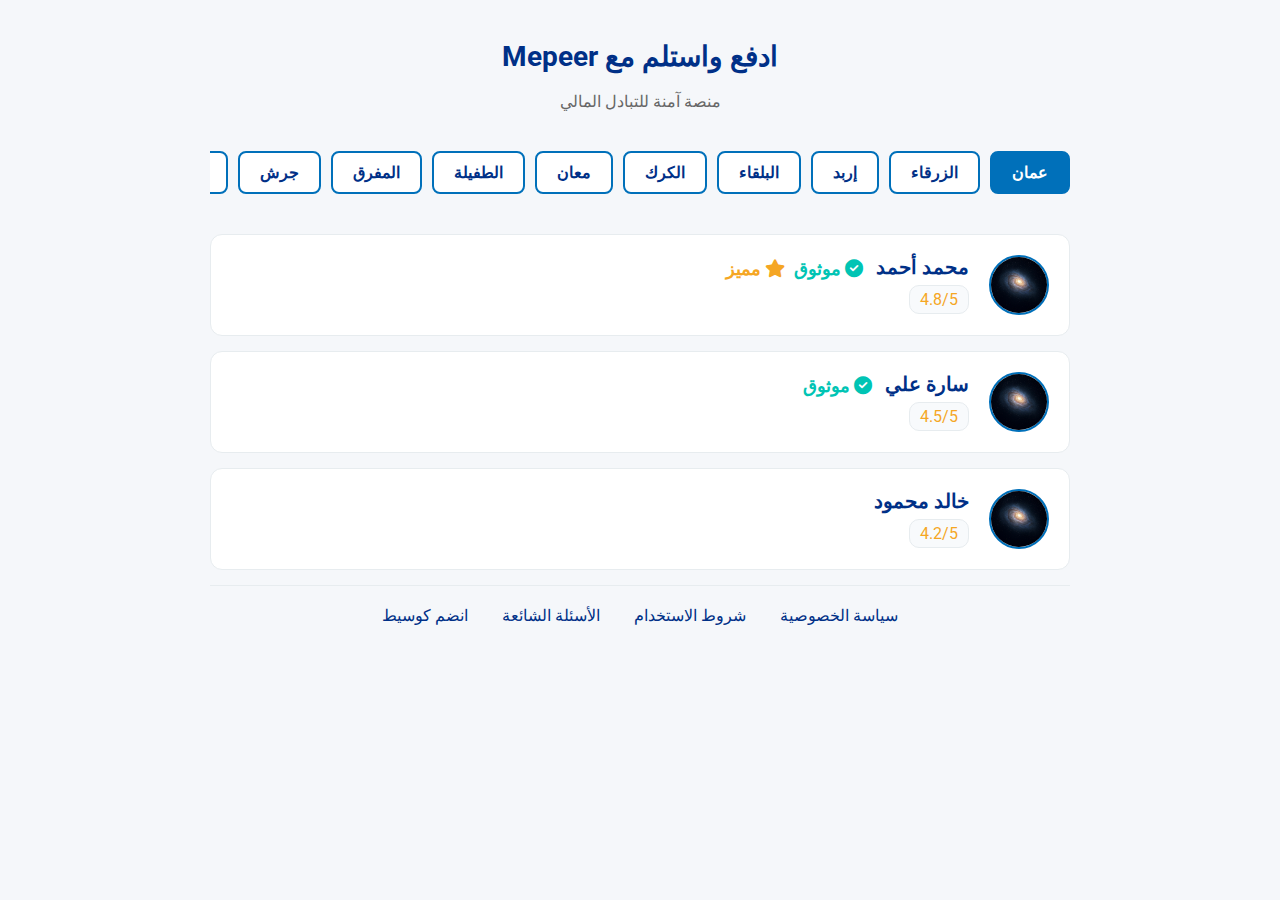
<file: index.html>
<!DOCTYPE html>
<html lang="ar" dir="rtl">
<head>
  <meta charset="UTF-8">
  <meta name="viewport" content="width=device-width, initial-scale=1">
  <title>ادفع واستلم مع Mepeer</title>
  <link href="https://fonts.googleapis.com/css2?family=Roboto:wght@400;700&display=swap" rel="stylesheet">
  <link rel="stylesheet" href="https://cdnjs.cloudflare.com/ajax/libs/font-awesome/6.0.0-beta3/css/all.min.css">
  <link rel="stylesheet" href="css/styles.css">
</head>
<body>
  <div class="loader" id="loader">
    <div class="spinner"></div>
    <p>جاري التحميل...</p>
  </div>
  <div class="container" id="container">
    <div class="header">
      <h1>ادفع واستلم مع Mepeer</h1>
      <p>منصة آمنة للتبادل المالي</p>
    </div>
    <div class="cities" id="cities"></div>
    <ul class="brokers" id="brokers"></ul>
    <div class="footer" id="footer">
      <a href="https://mepeer.eid.icu/policy">سياسة الخصوصية</a>
      <a href="https://mepeer.eid.icu/terms">شروط الاستخدام</a>
      <a href="https://mepeer.eid.icu/faq">الأسئلة الشائعة</a>
      <a href="signup.html">انضم كوسيط</a>
    </div>
  </div>
  <script src="js/script.js"></script>
</body>
</html>
</file>
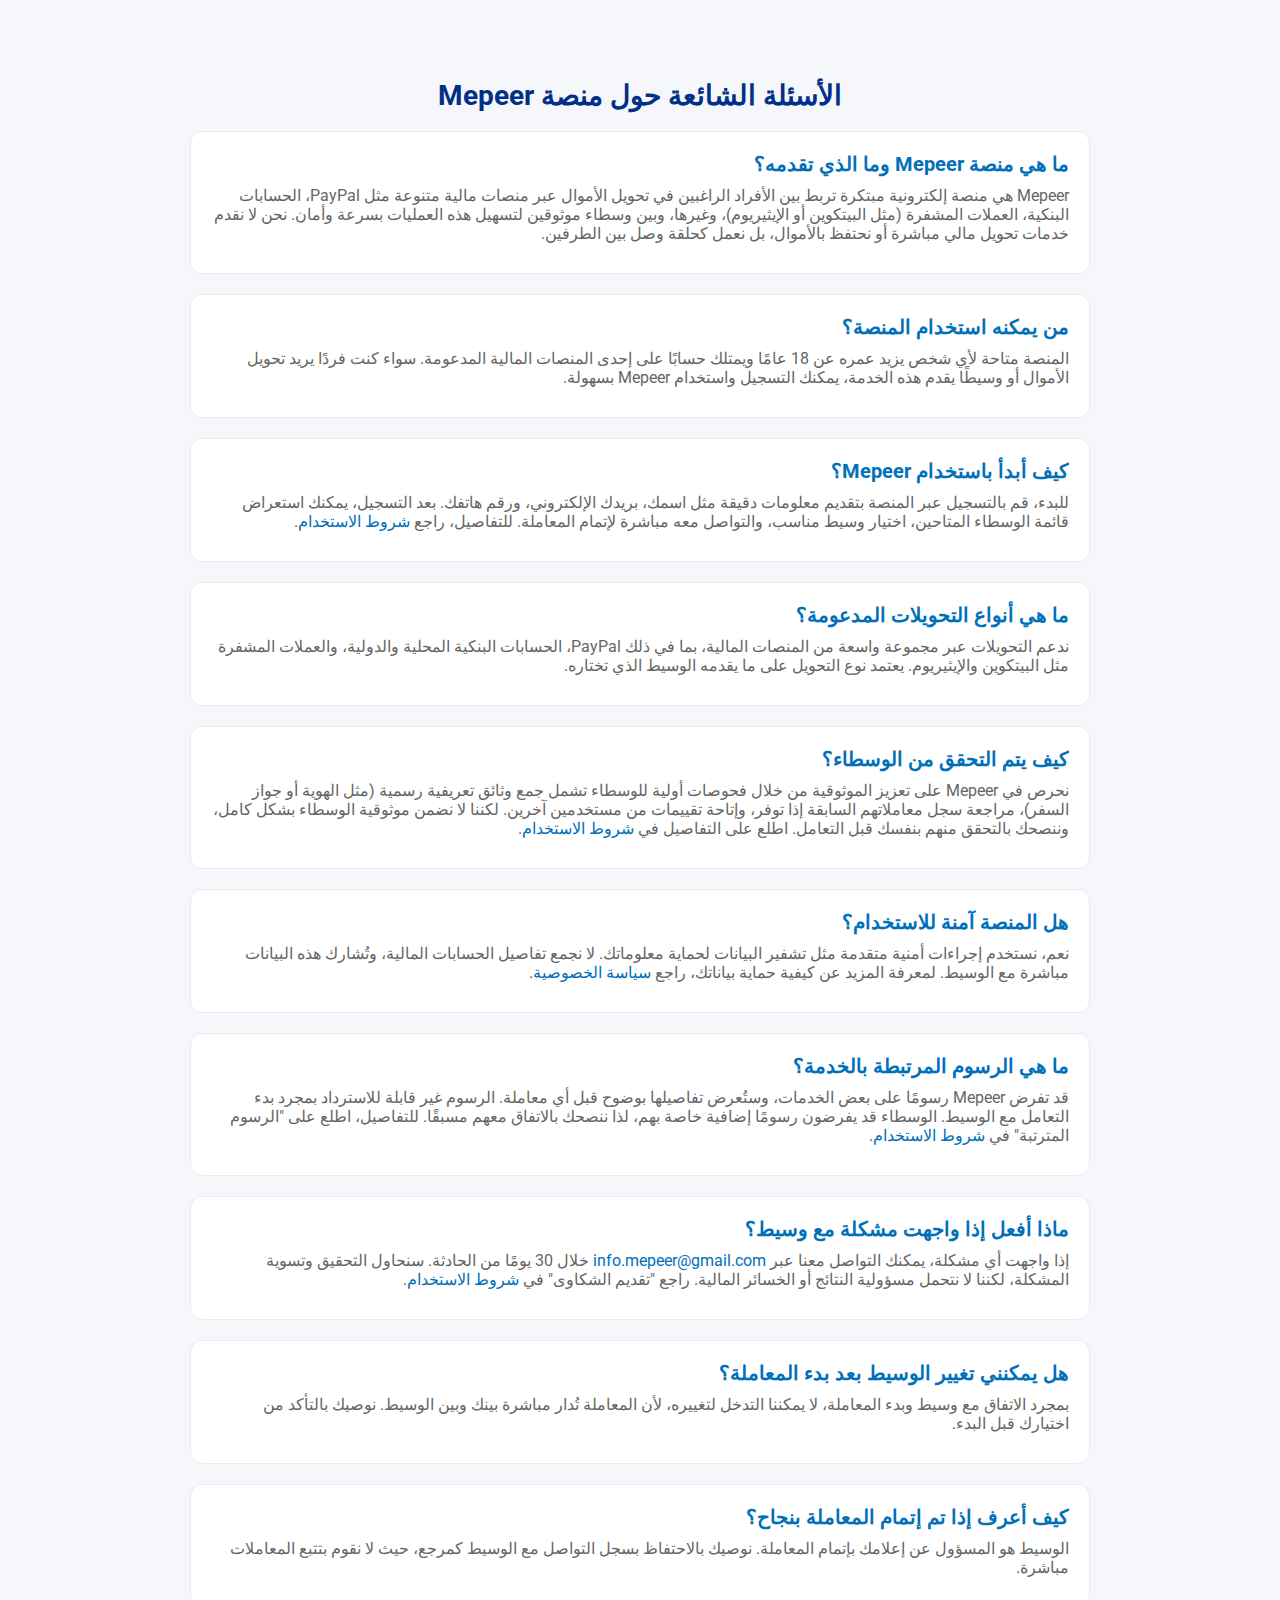
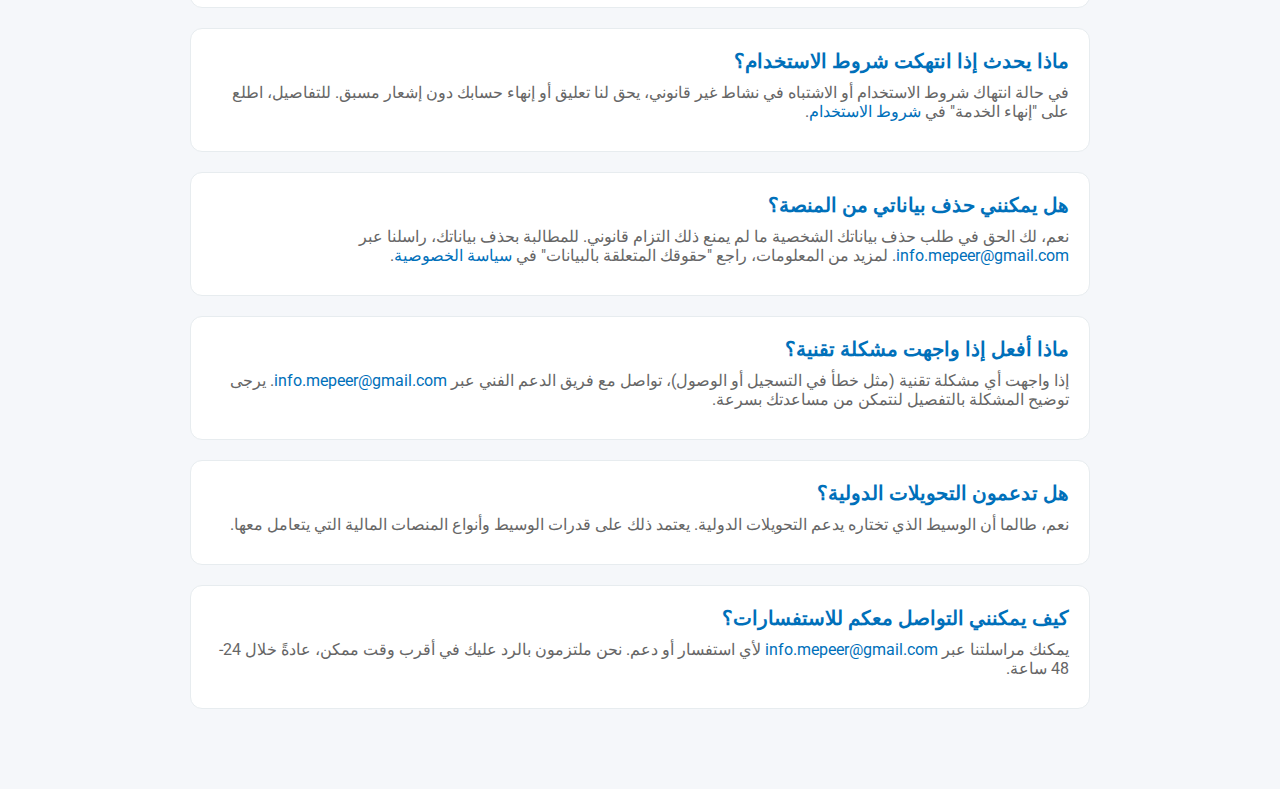
<file: faq/index.html>
<!DOCTYPE html>
<html lang="ar" dir="rtl">
<head>
  <meta charset="UTF-8">
  <meta name="viewport" content="width=device-width, initial-scale=1">
  <title>الأسئلة الشائعة - Mepeer</title>
  <link href="https://fonts.googleapis.com/css2?family=Roboto:wght@400;700&display=swap" rel="stylesheet">
  <link rel="stylesheet" href="../css/legal.css">
</head>
<body>
  <div class="container">
    <h1>الأسئلة الشائعة حول منصة Mepeer</h1>

    <div class="section">
      <h2>ما هي منصة Mepeer وما الذي تقدمه؟</h2>
      <p>Mepeer هي منصة إلكترونية مبتكرة تربط بين الأفراد الراغبين في تحويل الأموال عبر منصات مالية متنوعة مثل PayPal، الحسابات البنكية، العملات المشفرة (مثل البيتكوين أو الإيثيريوم)، وغيرها، وبين وسطاء موثوقين لتسهيل هذه العمليات بسرعة وأمان. نحن لا نقدم خدمات تحويل مالي مباشرة أو نحتفظ بالأموال، بل نعمل كحلقة وصل بين الطرفين.</p>
    </div>

    <div class="section">
      <h2>من يمكنه استخدام المنصة؟</h2>
      <p>المنصة متاحة لأي شخص يزيد عمره عن 18 عامًا ويمتلك حسابًا على إحدى المنصات المالية المدعومة. سواء كنت فردًا يريد تحويل الأموال أو وسيطًا يقدم هذه الخدمة، يمكنك التسجيل واستخدام Mepeer بسهولة.</p>
    </div>

    <div class="section">
      <h2>كيف أبدأ باستخدام Mepeer؟</h2>
      <p>للبدء، قم بالتسجيل عبر المنصة بتقديم معلومات دقيقة مثل اسمك، بريدك الإلكتروني، ورقم هاتفك. بعد التسجيل، يمكنك استعراض قائمة الوسطاء المتاحين، اختيار وسيط مناسب، والتواصل معه مباشرة لإتمام المعاملة. للتفاصيل، راجع <a href="terms.html">شروط الاستخدام</a>.</p>
    </div>

    <div class="section">
      <h2>ما هي أنواع التحويلات المدعومة؟</h2>
      <p>ندعم التحويلات عبر مجموعة واسعة من المنصات المالية، بما في ذلك PayPal، الحسابات البنكية المحلية والدولية، والعملات المشفرة مثل البيتكوين والإيثيريوم. يعتمد نوع التحويل على ما يقدمه الوسيط الذي تختاره.</p>
    </div>

    <div class="section">
      <h2>كيف يتم التحقق من الوسطاء؟</h2>
      <p>نحرص في Mepeer على تعزيز الموثوقية من خلال فحوصات أولية للوسطاء تشمل جمع وثائق تعريفية رسمية (مثل الهوية أو جواز السفر)، مراجعة سجل معاملاتهم السابقة إذا توفر، وإتاحة تقييمات من مستخدمين آخرين. لكننا لا نضمن موثوقية الوسطاء بشكل كامل، وننصحك بالتحقق منهم بنفسك قبل التعامل. اطلع على التفاصيل في <a href="terms.html">شروط الاستخدام</a>.</p>
    </div>

    <div class="section">
      <h2>هل المنصة آمنة للاستخدام؟</h2>
      <p>نعم، نستخدم إجراءات أمنية متقدمة مثل تشفير البيانات لحماية معلوماتك. لا نجمع تفاصيل الحسابات المالية، وتُشارك هذه البيانات مباشرة مع الوسيط. لمعرفة المزيد عن كيفية حماية بياناتك، راجع <a href="policy.html">سياسة الخصوصية</a>.</p>
    </div>

    <div class="section">
      <h2>ما هي الرسوم المرتبطة بالخدمة؟</h2>
      <p>قد تفرض Mepeer رسومًا على بعض الخدمات، وستُعرض تفاصيلها بوضوح قبل أي معاملة. الرسوم غير قابلة للاسترداد بمجرد بدء التعامل مع الوسيط. الوسطاء قد يفرضون رسومًا إضافية خاصة بهم، لذا ننصحك بالاتفاق معهم مسبقًا. للتفاصيل، اطلع على "الرسوم المترتبة" في <a href="terms.html">شروط الاستخدام</a>.</p>
    </div>

    <div class="section">
      <h2>ماذا أفعل إذا واجهت مشكلة مع وسيط؟</h2>
      <p>إذا واجهت أي مشكلة، يمكنك التواصل معنا عبر <a href="mailto:info.mepeer@gmail.com">info.mepeer@gmail.com</a> خلال 30 يومًا من الحادثة. سنحاول التحقيق وتسوية المشكلة، لكننا لا نتحمل مسؤولية النتائج أو الخسائر المالية. راجع "تقديم الشكاوى" في <a href="terms.html">شروط الاستخدام</a>.</p>
    </div>

    <div class="section">
      <h2>هل يمكنني تغيير الوسيط بعد بدء المعاملة؟</h2>
      <p>بمجرد الاتفاق مع وسيط وبدء المعاملة، لا يمكننا التدخل لتغييره، لأن المعاملة تُدار مباشرة بينك وبين الوسيط. نوصيك بالتأكد من اختيارك قبل البدء.</p>
    </div>

    <div class="section">
      <h2>كيف أعرف إذا تم إتمام المعاملة بنجاح؟</h2>
      <p>الوسيط هو المسؤول عن إعلامك بإتمام المعاملة. نوصيك بالاحتفاظ بسجل التواصل مع الوسيط كمرجع، حيث لا نقوم بتتبع المعاملات مباشرة.</p>
    </div>

    <div class="section">
      <h2>ماذا يحدث إذا انتهكت شروط الاستخدام؟</h2>
      <p>في حالة انتهاك شروط الاستخدام أو الاشتباه في نشاط غير قانوني، يحق لنا تعليق أو إنهاء حسابك دون إشعار مسبق. للتفاصيل، اطلع على "إنهاء الخدمة" في <a href="terms.html">شروط الاستخدام</a>.</p>
    </div>

    <div class="section">
      <h2>هل يمكنني حذف بياناتي من المنصة؟</h2>
      <p>نعم، لك الحق في طلب حذف بياناتك الشخصية ما لم يمنع ذلك التزام قانوني. للمطالبة بحذف بياناتك، راسلنا عبر <a href="mailto:info.mepeer@gmail.com">info.mepeer@gmail.com</a>. لمزيد من المعلومات، راجع "حقوقك المتعلقة بالبيانات" في <a href="policy.html">سياسة الخصوصية</a>.</p>
    </div>

    <div class="section">
      <h2>ماذا أفعل إذا واجهت مشكلة تقنية؟</h2>
      <p>إذا واجهت أي مشكلة تقنية (مثل خطأ في التسجيل أو الوصول)، تواصل مع فريق الدعم الفني عبر <a href="mailto:info.mepeer@gmail.com">info.mepeer@gmail.com</a>. يرجى توضيح المشكلة بالتفصيل لنتمكن من مساعدتك بسرعة.</p>
    </div>

    <div class="section">
      <h2>هل تدعمون التحويلات الدولية؟</h2>
      <p>نعم، طالما أن الوسيط الذي تختاره يدعم التحويلات الدولية. يعتمد ذلك على قدرات الوسيط وأنواع المنصات المالية التي يتعامل معها.</p>
    </div>

    <div class="section">
      <h2>كيف يمكنني التواصل معكم للاستفسارات؟</h2>
      <p>يمكنك مراسلتنا عبر <a href="mailto:info.mepeer@gmail.com">info.mepeer@gmail.com</a> لأي استفسار أو دعم. نحن ملتزمون بالرد عليك في أقرب وقت ممكن، عادةً خلال 24-48 ساعة.</p>
    </div>
  </div>
</body>
</html>
</file>
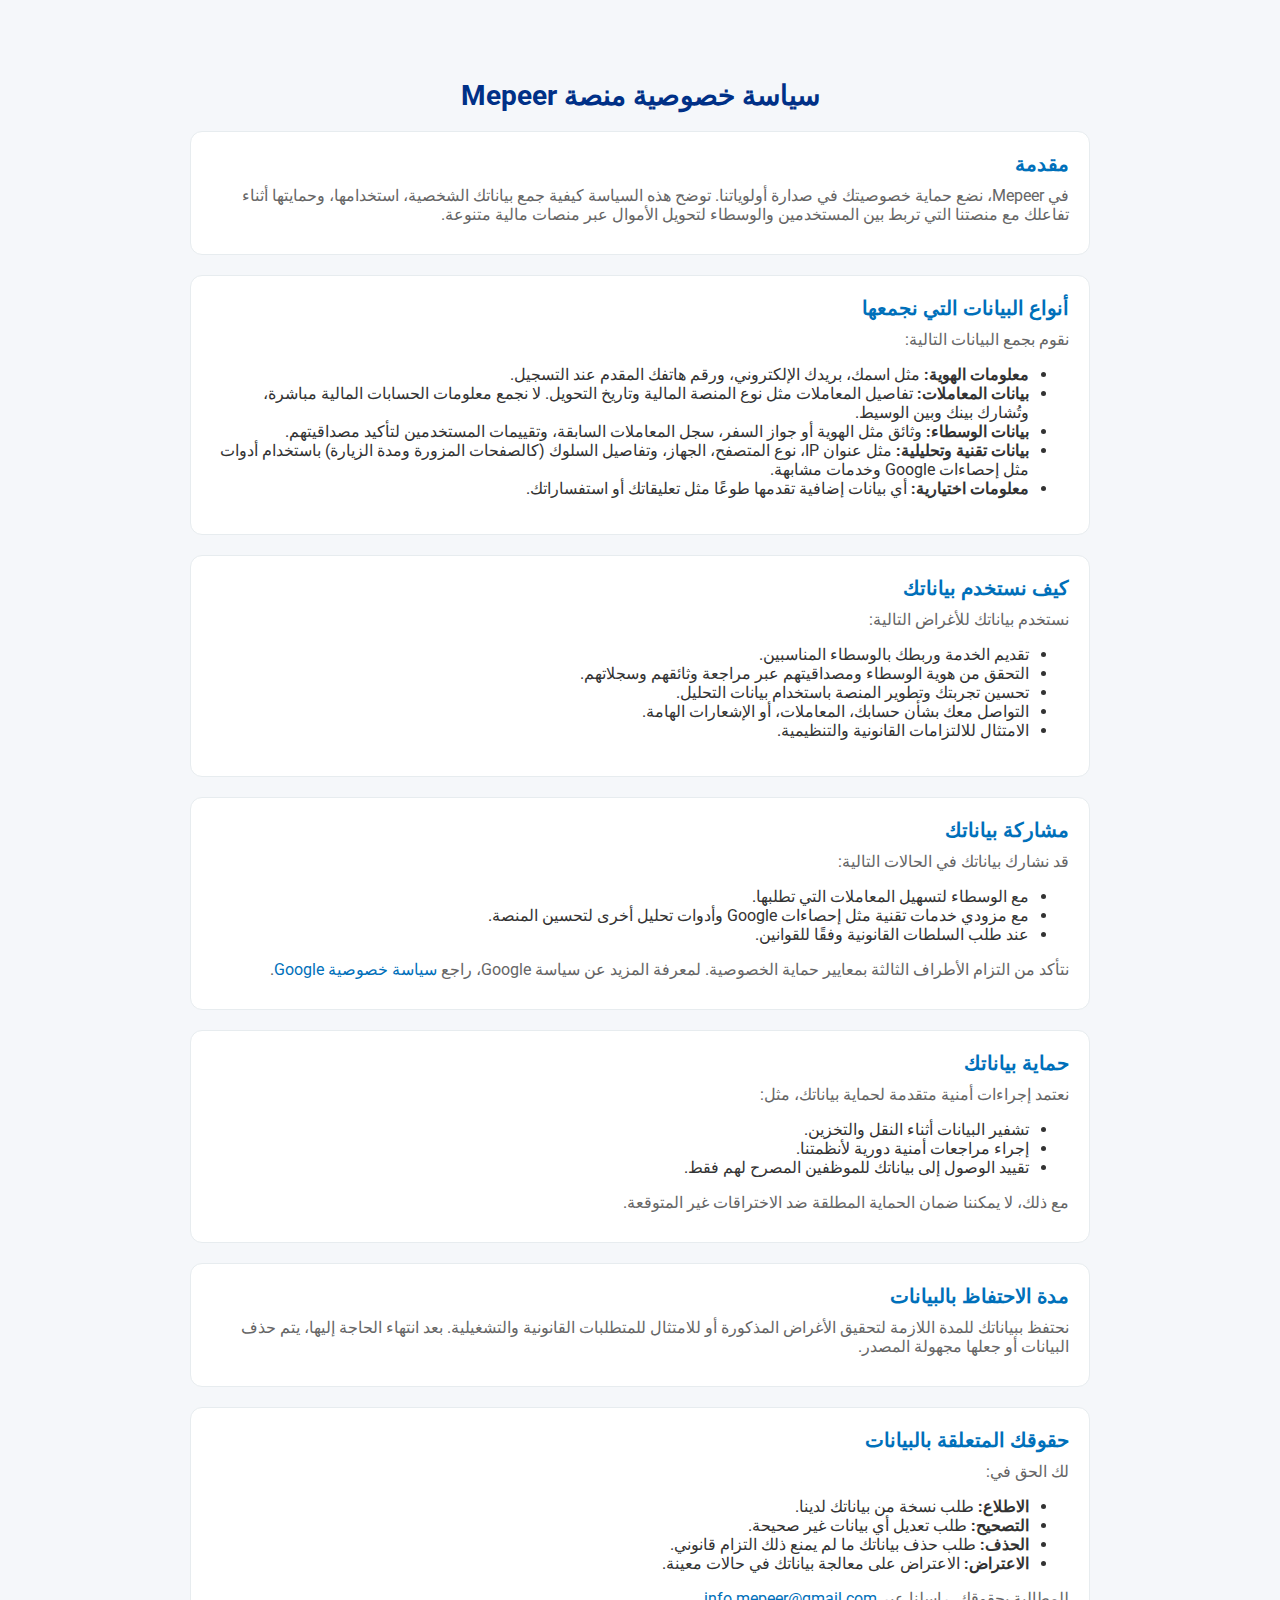
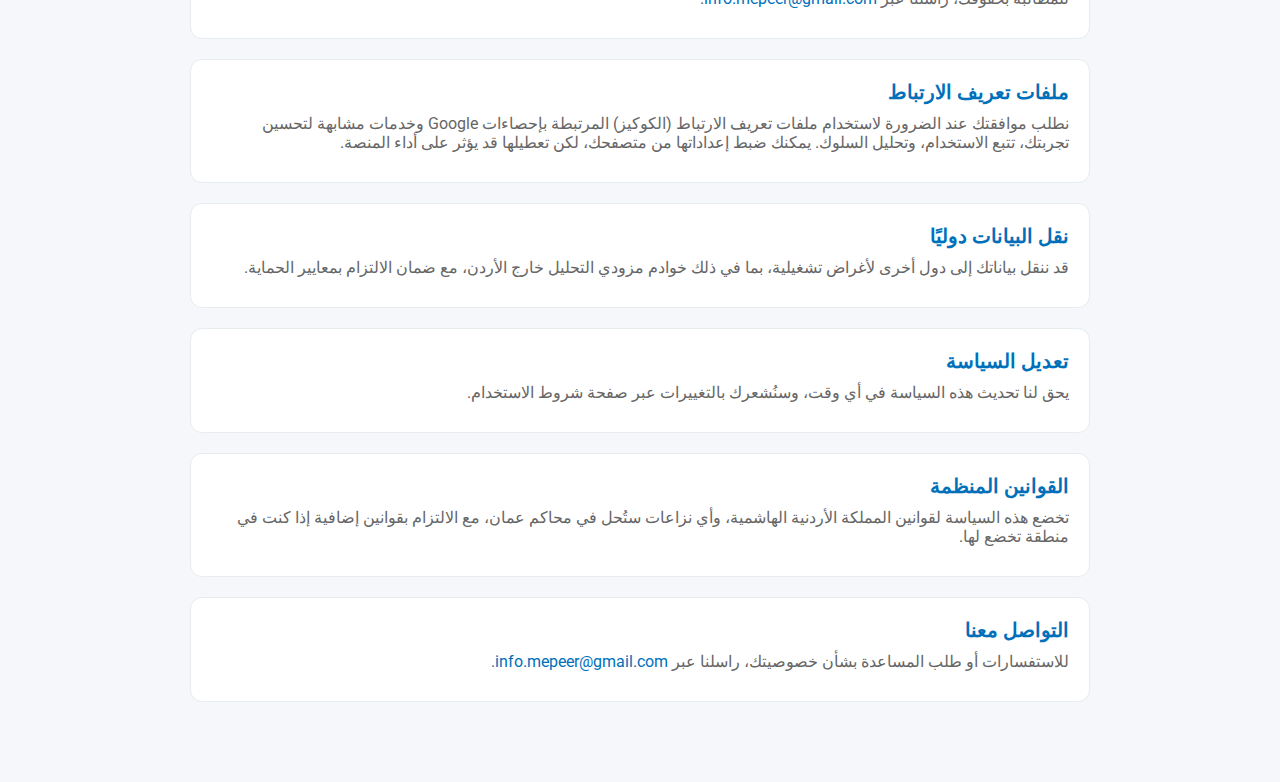
<file: policy/index.html>
<!DOCTYPE html>
<html lang="ar" dir="rtl">
<head>
  <meta charset="UTF-8">
  <meta name="viewport" content="width=device-width, initial-scale=1">
  <title>سياسة الخصوصية - Mepeer</title>
  <link href="https://fonts.googleapis.com/css2?family=Roboto:wght@400;700&display=swap" rel="stylesheet">
  <link rel="stylesheet" href="../css/legal.css">
</head>
<body>
  <div class="container">
    <h1>سياسة خصوصية منصة Mepeer</h1>

    <div class="section">
      <h2>مقدمة</h2>
      <p>في Mepeer، نضع حماية خصوصيتك في صدارة أولوياتنا. توضح هذه السياسة كيفية جمع بياناتك الشخصية، استخدامها، وحمايتها أثناء تفاعلك مع منصتنا التي تربط بين المستخدمين والوسطاء لتحويل الأموال عبر منصات مالية متنوعة.</p>
    </div>

    <div class="section">
      <h2>أنواع البيانات التي نجمعها</h2>
      <p>نقوم بجمع البيانات التالية:</p>
      <ul>
        <li><strong>معلومات الهوية:</strong> مثل اسمك، بريدك الإلكتروني، ورقم هاتفك المقدم عند التسجيل.</li>
        <li><strong>بيانات المعاملات:</strong> تفاصيل المعاملات مثل نوع المنصة المالية وتاريخ التحويل. لا نجمع معلومات الحسابات المالية مباشرة، وتُشارك بينك وبين الوسيط.</li>
        <li><strong>بيانات الوسطاء:</strong> وثائق مثل الهوية أو جواز السفر، سجل المعاملات السابقة، وتقييمات المستخدمين لتأكيد مصداقيتهم.</li>
        <li><strong>بيانات تقنية وتحليلية:</strong> مثل عنوان IP، نوع المتصفح، الجهاز، وتفاصيل السلوك (كالصفحات المزورة ومدة الزيارة) باستخدام أدوات مثل إحصاءات Google وخدمات مشابهة.</li>
        <li><strong>معلومات اختيارية:</strong> أي بيانات إضافية تقدمها طوعًا مثل تعليقاتك أو استفساراتك.</li>
      </ul>
    </div>

    <div class="section">
      <h2>كيف نستخدم بياناتك</h2>
      <p>نستخدم بياناتك للأغراض التالية:</p>
      <ul>
        <li>تقديم الخدمة وربطك بالوسطاء المناسبين.</li>
        <li>التحقق من هوية الوسطاء ومصداقيتهم عبر مراجعة وثائقهم وسجلاتهم.</li>
        <li>تحسين تجربتك وتطوير المنصة باستخدام بيانات التحليل.</li>
        <li>التواصل معك بشأن حسابك، المعاملات، أو الإشعارات الهامة.</li>
        <li>الامتثال للالتزامات القانونية والتنظيمية.</li>
      </ul>
    </div>

    <div class="section">
      <h2>مشاركة بياناتك</h2>
      <p>قد نشارك بياناتك في الحالات التالية:</p>
      <ul>
        <li>مع الوسطاء لتسهيل المعاملات التي تطلبها.</li>
        <li>مع مزودي خدمات تقنية مثل إحصاءات Google وأدوات تحليل أخرى لتحسين المنصة.</li>
        <li>عند طلب السلطات القانونية وفقًا للقوانين.</li>
      </ul>
      <p>نتأكد من التزام الأطراف الثالثة بمعايير حماية الخصوصية. لمعرفة المزيد عن سياسة Google، راجع <a href="https://policies.google.com/privacy">سياسة خصوصية Google</a>.</p>
    </div>

    <div class="section">
      <h2>حماية بياناتك</h2>
      <p>نعتمد إجراءات أمنية متقدمة لحماية بياناتك، مثل:</p>
      <ul>
        <li>تشفير البيانات أثناء النقل والتخزين.</li>
        <li>إجراء مراجعات أمنية دورية لأنظمتنا.</li>
        <li>تقييد الوصول إلى بياناتك للموظفين المصرح لهم فقط.</li>
      </ul>
      <p>مع ذلك، لا يمكننا ضمان الحماية المطلقة ضد الاختراقات غير المتوقعة.</p>
    </div>

    <div class="section">
      <h2>مدة الاحتفاظ بالبيانات</h2>
      <p>نحتفظ ببياناتك للمدة اللازمة لتحقيق الأغراض المذكورة أو للامتثال للمتطلبات القانونية والتشغيلية. بعد انتهاء الحاجة إليها، يتم حذف البيانات أو جعلها مجهولة المصدر.</p>
    </div>

    <div class="section">
      <h2>حقوقك المتعلقة بالبيانات</h2>
      <p>لك الحق في:</p>
      <ul>
        <li><strong>الاطلاع:</strong> طلب نسخة من بياناتك لدينا.</li>
        <li><strong>التصحيح:</strong> طلب تعديل أي بيانات غير صحيحة.</li>
        <li><strong>الحذف:</strong> طلب حذف بياناتك ما لم يمنع ذلك التزام قانوني.</li>
        <li><strong>الاعتراض:</strong> الاعتراض على معالجة بياناتك في حالات معينة.</li>
      </ul>
      <p>للمطالبة بحقوقك، راسلنا عبر <a href="mailto:info.mepeer@gmail.com">info.mepeer@gmail.com</a>.</p>
    </div>

    <div class="section">
      <h2>ملفات تعريف الارتباط</h2>
      <p>نطلب موافقتك عند الضرورة لاستخدام ملفات تعريف الارتباط (الكوكيز) المرتبطة بإحصاءات Google وخدمات مشابهة لتحسين تجربتك، تتبع الاستخدام، وتحليل السلوك. يمكنك ضبط إعداداتها من متصفحك، لكن تعطيلها قد يؤثر على أداء المنصة.</p>
    </div>

    <div class="section">
      <h2>نقل البيانات دوليًا</h2>
      <p>قد ننقل بياناتك إلى دول أخرى لأغراض تشغيلية، بما في ذلك خوادم مزودي التحليل خارج الأردن، مع ضمان الالتزام بمعايير الحماية.</p>
    </div>

    <div class="section">
      <h2>تعديل السياسة</h2>
      <p>يحق لنا تحديث هذه السياسة في أي وقت، وسنُشعرك بالتغييرات عبر صفحة شروط الاستخدام.</p>
    </div>

    <div class="section">
      <h2>القوانين المنظمة</h2>
      <p>تخضع هذه السياسة لقوانين المملكة الأردنية الهاشمية، وأي نزاعات ستُحل في محاكم عمان، مع الالتزام بقوانين إضافية إذا كنت في منطقة تخضع لها.</p>
    </div>

    <div class="section">
      <h2>التواصل معنا</h2>
      <p>للاستفسارات أو طلب المساعدة بشأن خصوصيتك، راسلنا عبر <a href="mailto:info.mepeer@gmail.com">info.mepeer@gmail.com</a>.</p>
    </div>
  </div>
</body>
</html>
</file>
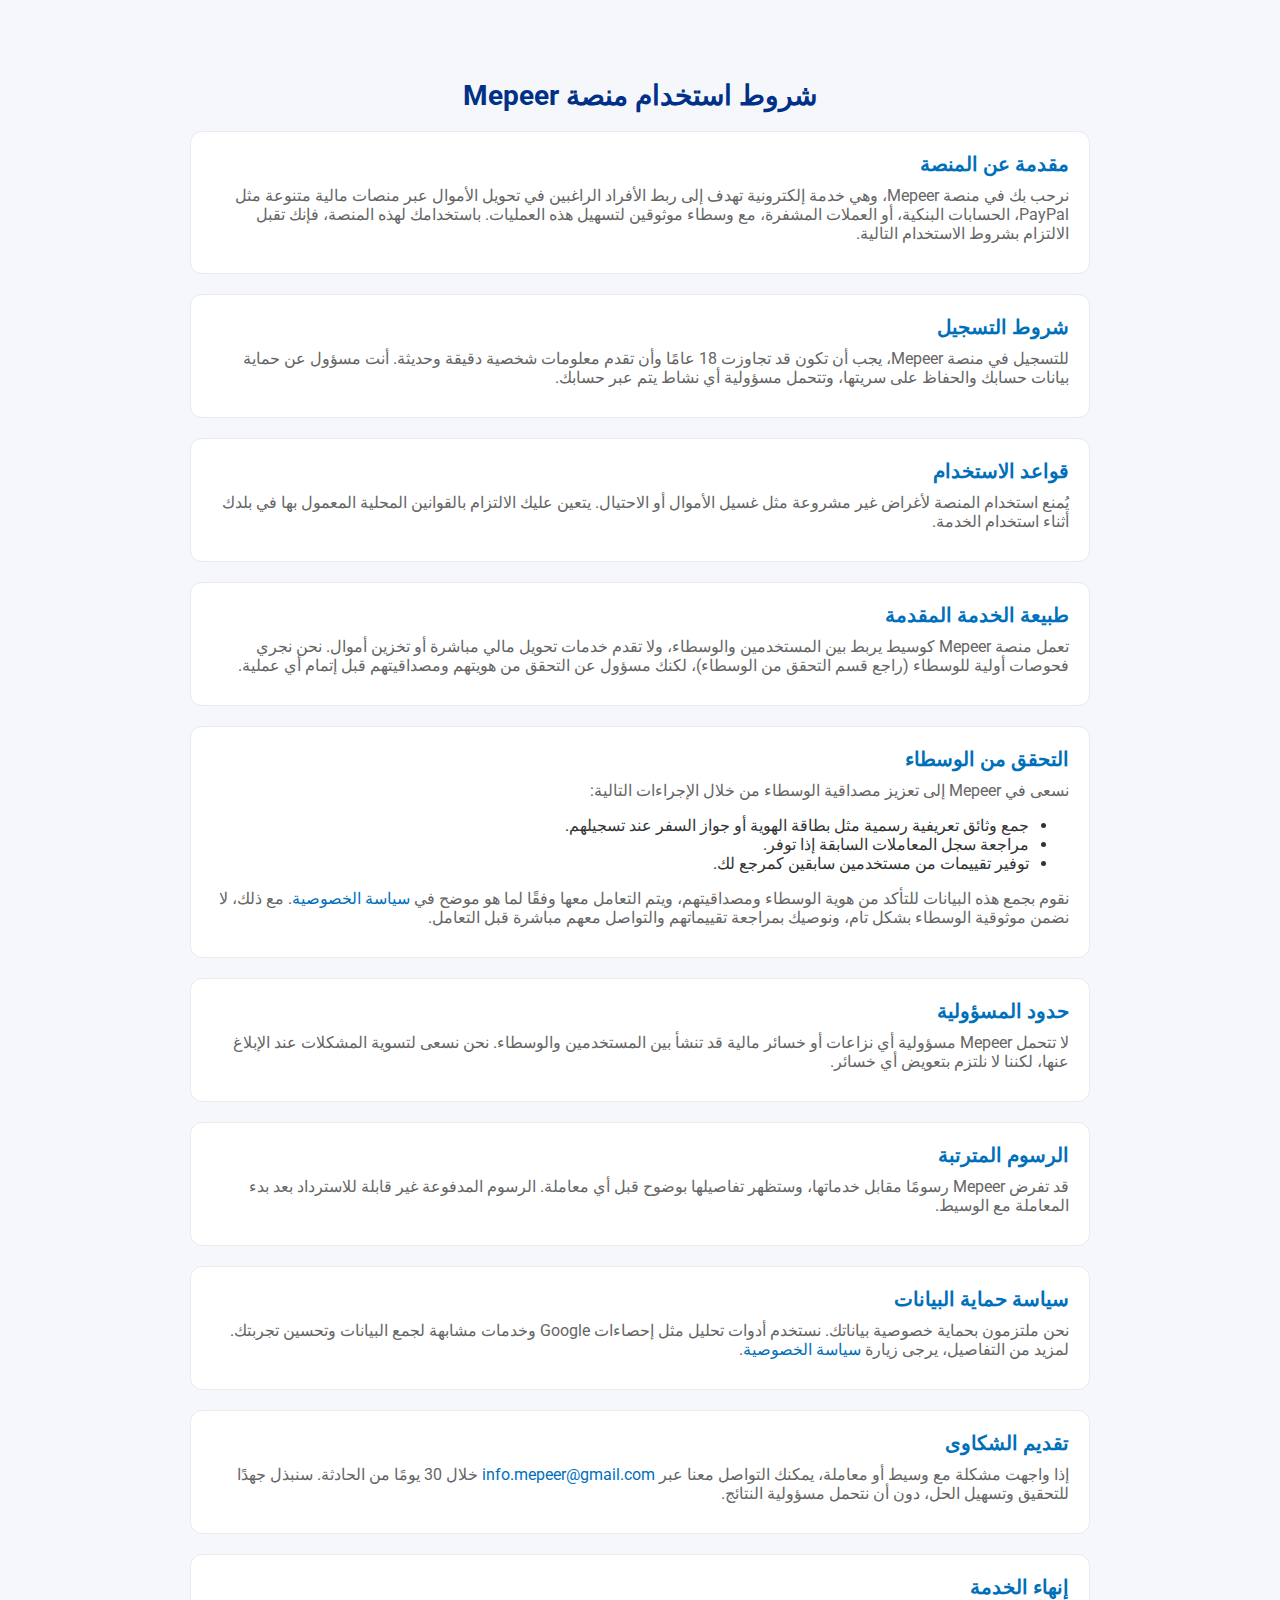
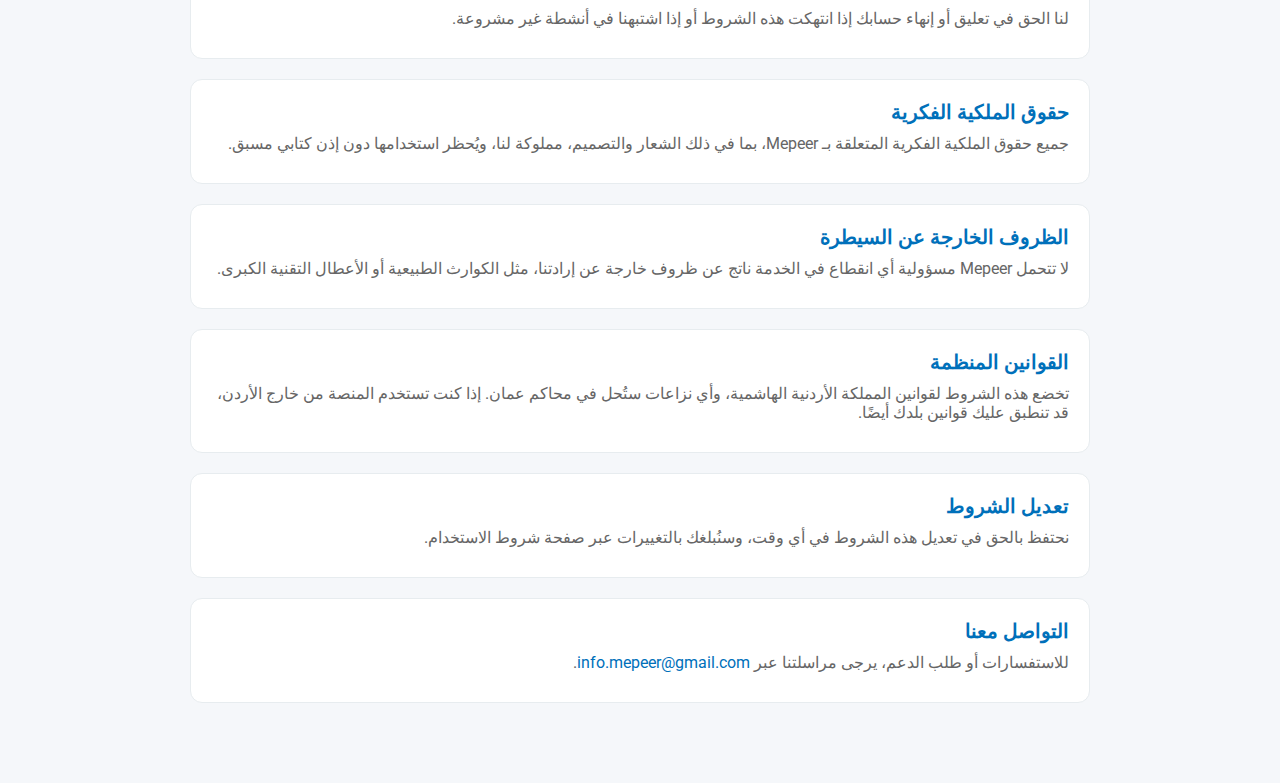
<file: terms/index.html>
<!DOCTYPE html>
<html lang="ar" dir="rtl">
<head>
  <meta charset="UTF-8">
  <meta name="viewport" content="width=device-width, initial-scale=1">
  <title>شروط الاستخدام - Mepeer</title>
  <link href="https://fonts.googleapis.com/css2?family=Roboto:wght@400;700&display=swap" rel="stylesheet">
  <link rel="stylesheet" href="../css/legal.css">
</head>
<body>
  <div class="container">
    <h1>شروط استخدام منصة Mepeer</h1>

    <div class="section">
      <h2>مقدمة عن المنصة</h2>
      <p>نرحب بك في منصة Mepeer، وهي خدمة إلكترونية تهدف إلى ربط الأفراد الراغبين في تحويل الأموال عبر منصات مالية متنوعة مثل PayPal، الحسابات البنكية، أو العملات المشفرة، مع وسطاء موثوقين لتسهيل هذه العمليات. باستخدامك لهذه المنصة، فإنك تقبل الالتزام بشروط الاستخدام التالية.</p>
    </div>

    <div class="section">
      <h2>شروط التسجيل</h2>
      <p>للتسجيل في منصة Mepeer، يجب أن تكون قد تجاوزت 18 عامًا وأن تقدم معلومات شخصية دقيقة وحديثة. أنت مسؤول عن حماية بيانات حسابك والحفاظ على سريتها، وتتحمل مسؤولية أي نشاط يتم عبر حسابك.</p>
    </div>

    <div class="section">
      <h2>قواعد الاستخدام</h2>
      <p>يُمنع استخدام المنصة لأغراض غير مشروعة مثل غسيل الأموال أو الاحتيال. يتعين عليك الالتزام بالقوانين المحلية المعمول بها في بلدك أثناء استخدام الخدمة.</p>
    </div>

    <div class="section">
      <h2>طبيعة الخدمة المقدمة</h2>
      <p>تعمل منصة Mepeer كوسيط يربط بين المستخدمين والوسطاء، ولا تقدم خدمات تحويل مالي مباشرة أو تخزين أموال. نحن نجري فحوصات أولية للوسطاء (راجع قسم التحقق من الوسطاء)، لكنك مسؤول عن التحقق من هويتهم ومصداقيتهم قبل إتمام أي عملية.</p>
    </div>

    <div class="section">
      <h2>التحقق من الوسطاء</h2>
      <p>نسعى في Mepeer إلى تعزيز مصداقية الوسطاء من خلال الإجراءات التالية:</p>
      <ul>
        <li>جمع وثائق تعريفية رسمية مثل بطاقة الهوية أو جواز السفر عند تسجيلهم.</li>
        <li>مراجعة سجل المعاملات السابقة إذا توفر.</li>
        <li>توفير تقييمات من مستخدمين سابقين كمرجع لك.</li>
      </ul>
      <p>نقوم بجمع هذه البيانات للتأكد من هوية الوسطاء ومصداقيتهم، ويتم التعامل معها وفقًا لما هو موضح في <a href="https://mepeer.eid.icu/policy">سياسة الخصوصية</a>. مع ذلك، لا نضمن موثوقية الوسطاء بشكل تام، ونوصيك بمراجعة تقييماتهم والتواصل معهم مباشرة قبل التعامل.</p>
    </div>

    <div class="section">
      <h2>حدود المسؤولية</h2>
      <p>لا تتحمل Mepeer مسؤولية أي نزاعات أو خسائر مالية قد تنشأ بين المستخدمين والوسطاء. نحن نسعى لتسوية المشكلات عند الإبلاغ عنها، لكننا لا نلتزم بتعويض أي خسائر.</p>
    </div>

    <div class="section">
      <h2>الرسوم المترتبة</h2>
      <p>قد تفرض Mepeer رسومًا مقابل خدماتها، وستظهر تفاصيلها بوضوح قبل أي معاملة. الرسوم المدفوعة غير قابلة للاسترداد بعد بدء المعاملة مع الوسيط.</p>
    </div>

    <div class="section">
      <h2>سياسة حماية البيانات</h2>
      <p>نحن ملتزمون بحماية خصوصية بياناتك. نستخدم أدوات تحليل مثل إحصاءات Google وخدمات مشابهة لجمع البيانات وتحسين تجربتك. لمزيد من التفاصيل، يرجى زيارة <a href="https://mepeer.eid.icu/policy">سياسة الخصوصية</a>.</p>
    </div>

    <div class="section">
      <h2>تقديم الشكاوى</h2>
      <p>إذا واجهت مشكلة مع وسيط أو معاملة، يمكنك التواصل معنا عبر <a href="mailto:info.mepeer@gmail.com">info.mepeer@gmail.com</a> خلال 30 يومًا من الحادثة. سنبذل جهدًا للتحقيق وتسهيل الحل، دون أن نتحمل مسؤولية النتائج.</p>
    </div>

    <div class="section">
      <h2>إنهاء الخدمة</h2>
      <p>لنا الحق في تعليق أو إنهاء حسابك إذا انتهكت هذه الشروط أو إذا اشتبهنا في أنشطة غير مشروعة.</p>
    </div>

    <div class="section">
      <h2>حقوق الملكية الفكرية</h2>
      <p>جميع حقوق الملكية الفكرية المتعلقة بـ Mepeer، بما في ذلك الشعار والتصميم، مملوكة لنا، ويُحظر استخدامها دون إذن كتابي مسبق.</p>
    </div>

    <div class="section">
      <h2>الظروف الخارجة عن السيطرة</h2>
      <p>لا تتحمل Mepeer مسؤولية أي انقطاع في الخدمة ناتج عن ظروف خارجة عن إرادتنا، مثل الكوارث الطبيعية أو الأعطال التقنية الكبرى.</p>
    </div>

    <div class="section">
      <h2>القوانين المنظمة</h2>
      <p>تخضع هذه الشروط لقوانين المملكة الأردنية الهاشمية، وأي نزاعات ستُحل في محاكم عمان. إذا كنت تستخدم المنصة من خارج الأردن، قد تنطبق عليك قوانين بلدك أيضًا.</p>
    </div>

    <div class="section">
      <h2>تعديل الشروط</h2>
      <p>نحتفظ بالحق في تعديل هذه الشروط في أي وقت، وسنُبلغك بالتغييرات عبر صفحة شروط الاستخدام.</p>
    </div>

    <div class="section">
      <h2>التواصل معنا</h2>
      <p>للاستفسارات أو طلب الدعم، يرجى مراسلتنا عبر <a href="mailto:info.mepeer@gmail.com">info.mepeer@gmail.com</a>.</p>
    </div>
  </div>
</body>
</html>
</file>
<file: css/styles.css>
* { box-sizing: border-box; }
body { font-family: 'Roboto', 'Arial', sans-serif; margin: 0; background: #f5f7fa; color: #333; }

/* Spinner Styles */
.loader {
  position: fixed;
  top: 0;
  left: 0;
  width: 100%;
  height: 100%;
  background: rgba(245, 247, 250, 0.9);
  display: flex;
  flex-direction: column;
  justify-content: center;
  align-items: center;
  z-index: 1000;
}
.spinner {
  width: 50px;
  height: 50px;
  border: 5px solid #e7ecef;
  border-top: 5px solid #0070ba;
  border-radius: 50%;
  animation: spin 1s linear infinite;
}
.loader p {
  margin-top: 10px;
  font-size: 18px;
  color: #003087;
}
@keyframes spin {
  0% { transform: rotate(0deg); }
  100% { transform: rotate(360deg); }
}
.loader.hidden { display: none; }

/* Main Content Styles */
.container {
  max-width: 900px;
  margin: 40px auto;
  padding: 0 20px;
  opacity: 0;
  transition: opacity 0.5s ease;
}
.container.loaded { opacity: 1; }

.header { text-align: center; margin-bottom: 40px; }
.header h1 { font-size: 28px; color: #003087; font-weight: 700; }
.header p { font-size: 16px; color: #666; margin: 5px 0; }

.cities { display: flex; overflow-x: auto; gap: 10px; margin-bottom: 40px; scrollbar-width: none; }
.cities::-webkit-scrollbar { display: none; }
.city-btn { background: #fff; color: #003087; border: 2px solid #0070ba; border-radius: 8px; padding: 10px 20px; font: 700 16px 'Roboto'; cursor: pointer; transition: .3s; white-space: nowrap; }
.city-btn:hover, .city-btn.active { background: #0070ba; color: #fff; }

.brokers { list-style: none; padding: 0; margin: 0; }
.broker { display: flex; align-items: center; background: #fff; padding: 20px; margin-bottom: 15px; border: 1px solid #e7ecef; border-radius: 12px; text-decoration: none; color: #333; animation: fadeIn .5s forwards; }
@keyframes fadeIn { from { opacity: 0; transform: translateY(10px); } to { opacity: 1; transform: translateY(0); } }
.broker-img { width: 60px; height: 60px; border-radius: 50%; margin-left: 20px; border: 2px solid #0070ba; }
.broker-details { flex-grow: 1; }
.broker-name { font: 700 20px 'Roboto'; color: #003087; display: inline; margin: 0; }
.status { font-size: 18px; margin-right: 8px; vertical-align: middle; }
.verified { color: #00c4b4; }
.featured-star { color: #f5a623; margin-right: 5px; }
.rating { display: block; color: #f5a623; font-size: 16px; margin-top: 6px; background: #f8fafc; padding: 4px 10px; border: 1px solid #e7ecef; border-radius: 10px; width: fit-content; }

.no-brokers { background: #fff; padding: 20px; border: 1px solid #e7ecef; border-radius: 12px; text-align: center; font-size: 18px; color: #666; }
.no-brokers a { color: #0070ba; font-weight: 700; text-decoration: none; }
.no-brokers a:hover { color: #003087; text-decoration: underline; }

.footer { text-align: center; padding: 20px; border-top: 1px solid #e7ecef; background: #f5f7fa; display: none; }
.footer a { color: #003087; text-decoration: none; margin: 0 15px; font-size: 16px; }
.footer a:hover { color: #0070ba; text-decoration: underline; }

@media (max-width: 600px) {
  .broker-img { width: 50px; height: 50px; }
  .broker-name { font-size: 18px; }
  .status { font-size: 16px; }
  .rating { font-size: 14px; }
  .footer a { display: block; margin: 10px 0; }
  .city-btn { font-size: 14px; padding: 8px 15px; }
  .no-brokers { font-size: 16px; padding: 15px; }
}
</file>
<file: css/legal.css>
body {
  font-family: "Roboto", "Arial", sans-serif;
  margin: 0;
  background-color: #f5f7fa;
  color: #333;
  direction: rtl;
}

.container {
  max-width: 900px;
  margin: 40px auto;
  padding: 20px;
}

h1 {
  font-size: 28px;
  color: #003087;
  text-align: center;
}

.section {
  background-color: #fff;
  padding: 20px;
  margin-bottom: 20px;
  border: 1px solid #e7ecef;
  border-radius: 12px;
}

.section h2 {
  font-size: 20px;
  color: #0070ba;
  margin: 0 0 10px;
}

.section p {
  font-size: 16px;
  color: #666;
  margin: 0 0 10px;
}

a {
  color: #0070ba;
  text-decoration: none;
  transition: color 0.3s ease, text-decoration 0.3s ease;
}

a:hover {
  color: #003087;
  text-decoration: underline;
}

a:active {
  color: #004d73;
}
</file>
